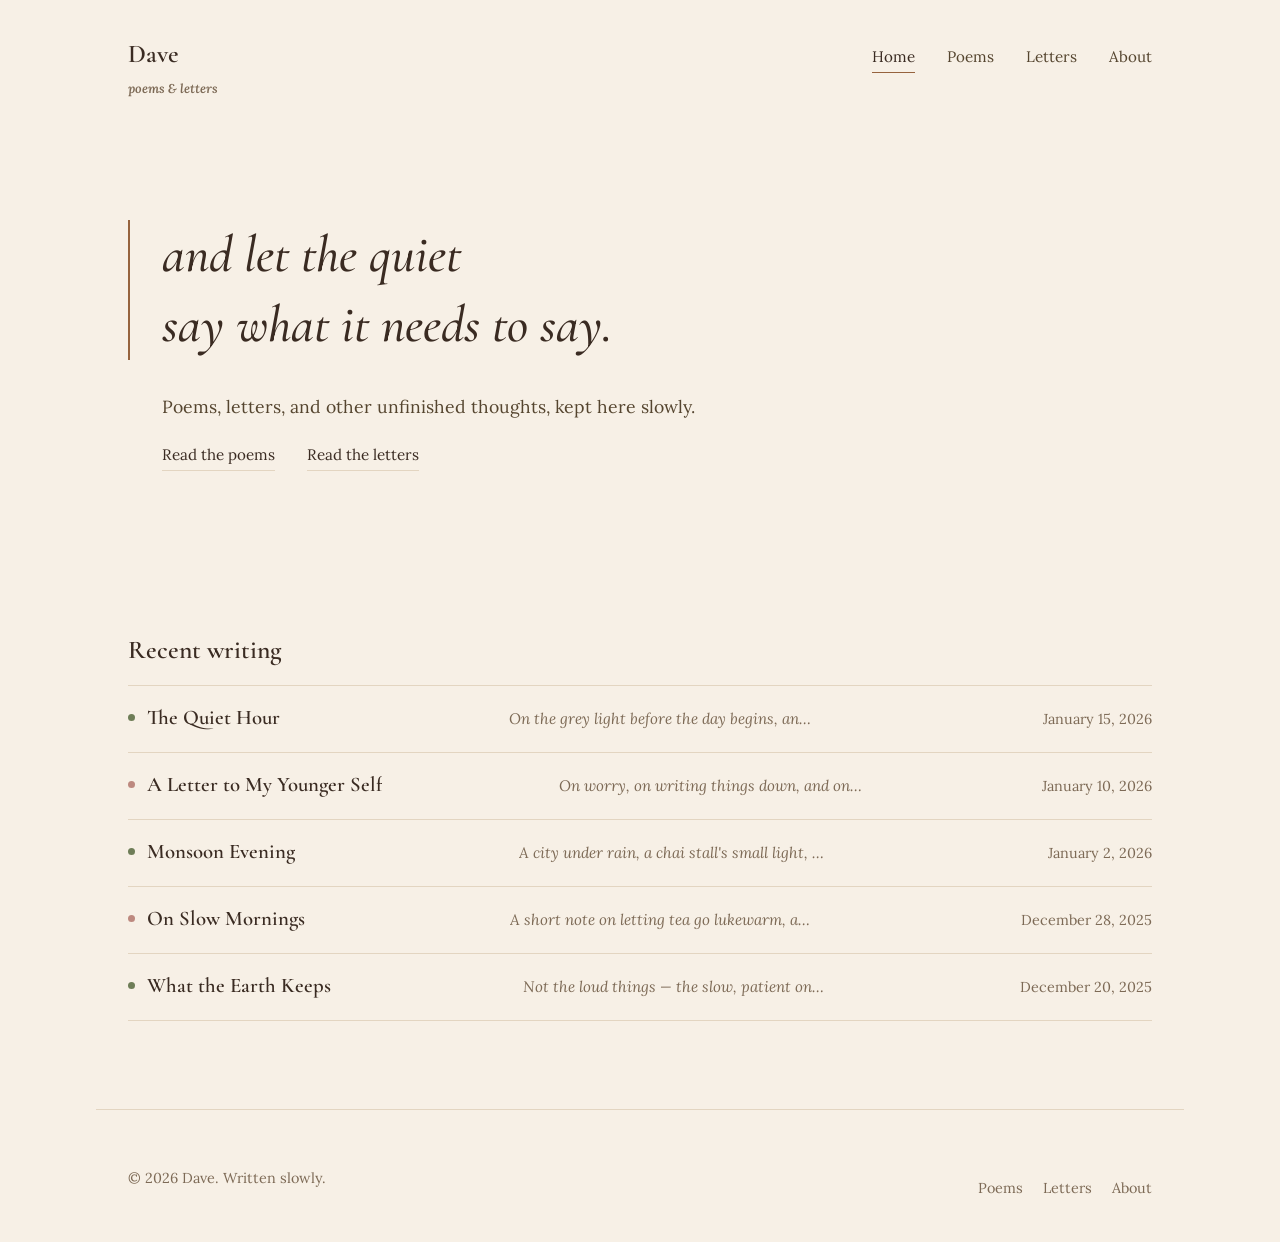
<file: index_1.html>
<!DOCTYPE html>
<html lang="en">
<head>
<meta charset="UTF-8">
<meta name="viewport" content="width=device-width, initial-scale=1.0">
<title>Dave — Poems &amp; Letters</title>
<meta name="description" content="A quiet collection of poems, letters, and personal writing by Dave.">
<link rel="icon" type="image/svg+xml" href="data:image/svg+xml,%3Csvg%20xmlns%3D%27http%3A//www.w3.org/2000/svg%27%20viewBox%3D%270%200%2064%2064%27%3E%3Crect%20width%3D%2764%27%20height%3D%2764%27%20rx%3D%2714%27%20fill%3D%27%23F7F0E6%27/%3E%3Ctext%20x%3D%2731%27%20y%3D%2745%27%20font-family%3D%27Georgia%2C%20Times%20New%20Roman%2C%20serif%27%20font-size%3D%2736%27%20font-style%3D%27italic%27%20text-anchor%3D%27middle%27%20fill%3D%27%2396633E%27%3Ed%3C/text%3E%3C/svg%3E">
<link rel="preconnect" href="https://fonts.googleapis.com">
<link rel="preconnect" href="https://fonts.gstatic.com" crossorigin>
<link href="https://fonts.googleapis.com/css2?family=Cormorant+Garamond:ital,wght@0,500;0,600;1,500;1,600&family=Lora:ital,wght@0,400;0,500;1,400&display=swap" rel="stylesheet">
<style>
/*
  Design tokens.
  Colour carries meaning here, not just decoration:
    moss  -> poems
    rose  -> letters
    clay  -> shared accent (links, focus, buttons)
*/

:root {
  /* Base neutrals — warm paper, not pure white or black */
  --color-ink: #3a2b22;
  --color-ink-soft: #55452f;
  --color-paper: #f7f0e6;
  --color-paper-dim: #efe3d1;
  --color-muted: #7d6a56;

  /* Poems */
  --color-moss: #6e7d57;
  --color-moss-tint: #dee3ce;
  --color-moss-deep: #4c5a3a;

  /* Letters */
  --color-rose: #bd897f;
  --color-rose-tint: #ecdad4;
  --color-rose-deep: #97584d;

  /* Shared accent */
  --color-clay: #96633e;
  --color-clay-deep: #7a4f30;

  --color-border: #e3d5c1;

  /* Type */
  --font-display: 'Cormorant Garamond', 'Iowan Old Style', Georgia, serif;
  --font-body: 'Lora', Georgia, serif;

  /* Spacing scale */
  --space-3xs: 0.25rem;
  --space-2xs: 0.5rem;
  --space-xs: 0.75rem;
  --space-sm: 1.25rem;
  --space-md: 2rem;
  --space-lg: 3.5rem;
  --space-xl: 5.5rem;
  --space-2xl: 8rem;

  /* Layout */
  --measure-poem: 34rem;
  --measure-prose: 40rem;
  --width-wide: 68rem;

  /* Motion */
  --ease-quiet: cubic-bezier(0.22, 0.61, 0.36, 1);
  --duration-slow: 900ms;
  --duration-medium: 450ms;
  --duration-fast: 200ms;
}

/*
  Motion is spent in one place: the home page hero, on first load.
  Everywhere else is still, and interaction feedback (hover/focus)
  is instant or near-instant rather than decorative.
*/

@keyframes riseIn {
  from {
    opacity: 0;
    transform: translateY(14px);
  }
  to {
    opacity: 1;
    transform: translateY(0);
  }
}

.hero-line {
  opacity: 0;
  animation: riseIn var(--duration-slow) var(--ease-quiet) forwards;
  animation-delay: 150ms;
}

.hero-sub {
  opacity: 0;
  animation: riseIn var(--duration-slow) var(--ease-quiet) forwards;
  animation-delay: 550ms;
}

.hero-links {
  opacity: 0;
  animation: riseIn var(--duration-slow) var(--ease-quiet) forwards;
  animation-delay: 800ms;
}

@media (prefers-reduced-motion: reduce) {
  .hero-line,
  .hero-sub,
  .hero-links {
    animation: none;
    opacity: 1;
    transform: none;
  }
  html {
    scroll-behavior: auto;
  }
}

/* ---------------------------------- */
/* Reset & base                       */
/* ---------------------------------- */

*,
*::before,
*::after {
  box-sizing: border-box;
}

html {
  scroll-behavior: smooth;
}

body {
  margin: 0;
  background: var(--color-paper);
  color: var(--color-ink);
  font-family: var(--font-body);
  font-size: 1.0625rem;
  line-height: 1.7;
  -webkit-font-smoothing: antialiased;
  text-rendering: optimizeLegibility;
}

img {
  max-width: 100%;
  display: block;
}

a {
  color: inherit;
  text-decoration: none;
}

h1,
h2,
h3,
h4 {
  font-family: var(--font-display);
  font-weight: 600;
  line-height: 1.2;
  margin: 0 0 var(--space-sm);
  color: var(--color-ink);
}

p {
  margin: 0 0 var(--space-sm);
}

:focus-visible {
  outline: 2px solid var(--color-clay);
  outline-offset: 3px;
}

::selection {
  background: var(--color-moss-tint);
}

/* ---------------------------------- */
/* Layout helpers                     */
/* ---------------------------------- */

.container {
  width: 100%;
  max-width: var(--width-wide);
  margin: 0 auto;
  padding: 0 var(--space-md);
}

.prose {
  width: 100%;
  max-width: var(--measure-prose);
  margin: 0 auto;
  padding: 0 var(--space-md);
}

.poem-measure {
  max-width: var(--measure-poem);
}

main {
  display: block;
  min-height: 60vh;
}

/* ---------------------------------- */
/* Header                             */
/* ---------------------------------- */

.site-header {
  display: flex;
  align-items: baseline;
  justify-content: space-between;
  flex-wrap: wrap;
  gap: var(--space-sm);
  max-width: var(--width-wide);
  margin: 0 auto;
  padding: var(--space-md);
}

.wordmark {
  font-family: var(--font-display);
  font-size: 1.6rem;
  font-weight: 600;
  color: var(--color-ink);
  white-space: nowrap;
}

.wordmark span {
  display: block;
  font-family: var(--font-body);
  font-size: 0.8rem;
  font-style: italic;
  color: var(--color-muted);
  margin-top: 0.15rem;
}

.site-nav {
  display: flex;
  gap: var(--space-md);
  flex-wrap: wrap;
}

.site-nav a {
  position: relative;
  font-size: 0.95rem;
  color: var(--color-ink-soft);
  padding-bottom: 3px;
}

.site-nav a::after {
  content: '';
  position: absolute;
  left: 0;
  right: 100%;
  bottom: 0;
  height: 1px;
  background: var(--color-clay);
  transition: right var(--duration-medium) var(--ease-quiet);
}

.site-nav a:hover::after,
.site-nav a.active::after {
  right: 0;
}

.site-nav a.active {
  color: var(--color-ink);
}

/* ---------------------------------- */
/* Home hero                          */
/* ---------------------------------- */

.hero {
  max-width: var(--width-wide);
  margin: 0 auto;
  padding: var(--space-xl) var(--space-md) var(--space-lg);
}

.hero-line {
  font-family: var(--font-display);
  font-style: italic;
  font-weight: 500;
  font-size: clamp(1.9rem, 5vw, 3.25rem);
  line-height: 1.35;
  max-width: 26ch;
  color: var(--color-ink);
  padding-left: var(--space-md);
  border-left: 2px solid var(--color-clay);
  margin-bottom: var(--space-md);
}

.hero-sub {
  max-width: var(--measure-prose);
  color: var(--color-ink-soft);
  font-size: 1.1rem;
  margin-left: calc(var(--space-md) + 2px);
}

.hero-links {
  display: flex;
  gap: var(--space-md);
  margin-left: calc(var(--space-md) + 2px);
  margin-top: var(--space-sm);
  flex-wrap: wrap;
}

.hero-links a {
  font-size: 0.95rem;
  border-bottom: 1px solid var(--color-border);
  padding-bottom: 2px;
}

.hero-links a:hover {
  border-color: var(--color-clay);
  color: var(--color-clay-deep);
}

/* ---------------------------------- */
/* Section headings                   */
/* ---------------------------------- */

.section-heading {
  max-width: var(--width-wide);
  margin: 0 auto;
  padding: 0 var(--space-md);
  display: flex;
  align-items: baseline;
  justify-content: space-between;
  gap: var(--space-sm);
  margin-top: var(--space-xl);
  margin-bottom: var(--space-sm);
  flex-wrap: wrap;
}

.section-heading h2 {
  font-size: 1.6rem;
  margin: 0;
}

.section-heading .section-note {
  color: var(--color-muted);
  font-size: 0.95rem;
  font-style: italic;
}

.page-title {
  max-width: var(--width-wide);
  margin: 0 auto;
  padding: var(--space-lg) var(--space-md) 0;
}

.page-title h1 {
  font-size: clamp(2rem, 4vw, 2.75rem);
}

.page-title .page-note {
  color: var(--color-muted);
  font-style: italic;
  font-size: 1.05rem;
  margin-top: -0.5rem;
}

/* ---------------------------------- */
/* Editorial list (poems / letters)   */
/* ---------------------------------- */

.post-list {
  max-width: var(--width-wide);
  margin: 0 auto;
  padding: 0 var(--space-md) var(--space-xl);
  list-style: none;
}

.post-row {
  border-bottom: 1px solid var(--color-border);
}

.post-row:first-child {
  border-top: 1px solid var(--color-border);
}

.post-row a {
  display: flex;
  align-items: baseline;
  justify-content: space-between;
  gap: var(--space-md);
  padding: var(--space-sm) 0;
}

.post-row .post-row-main {
  display: flex;
  align-items: baseline;
  gap: var(--space-xs);
  min-width: 0;
}

.post-row .kind-mark {
  flex: none;
  width: 7px;
  height: 7px;
  border-radius: 50%;
  background: var(--color-clay);
  transform: translateY(-3px);
}

.post-row.is-poem .kind-mark {
  background: var(--color-moss);
}

.post-row.is-letter .kind-mark {
  background: var(--color-rose);
}

.post-row h3 {
  font-size: 1.3rem;
  margin: 0;
  transition: color var(--duration-fast) var(--ease-quiet);
  white-space: nowrap;
  overflow: hidden;
  text-overflow: ellipsis;
}

.post-row .excerpt {
  display: none;
  color: var(--color-muted);
  font-size: 0.95rem;
  font-style: italic;
  margin: 0;
  overflow: hidden;
  text-overflow: ellipsis;
  white-space: nowrap;
}

.post-row .post-date {
  flex: none;
  color: var(--color-muted);
  font-size: 0.9rem;
  white-space: nowrap;
}

.post-row.is-poem:hover h3 {
  color: var(--color-moss-deep);
}

.post-row.is-letter:hover h3 {
  color: var(--color-rose-deep);
}

.empty-note {
  max-width: var(--width-wide);
  margin: 0 auto;
  padding: var(--space-md);
  color: var(--color-muted);
  font-style: italic;
}

/* ---------------------------------- */
/* Individual post page                */
/* ---------------------------------- */

.post-header {
  max-width: var(--measure-prose);
  margin: 0 auto;
  padding: var(--space-lg) var(--space-md) 0;
}

.back-link {
  display: inline-block;
  font-size: 0.9rem;
  color: var(--color-muted);
  margin-bottom: var(--space-md);
  border-bottom: 1px solid transparent;
}

.back-link:hover {
  color: var(--color-clay-deep);
  border-color: var(--color-clay-deep);
}

.post-header h1 {
  font-size: clamp(1.9rem, 4vw, 2.6rem);
}

.post-date {
  color: var(--color-muted);
  font-size: 0.95rem;
  margin-bottom: 0;
}

.post-body {
  max-width: var(--measure-prose);
  margin: 0 auto;
  padding: var(--space-md) var(--space-md) var(--space-2xl);
  font-size: 1.15rem;
}

.post-body.type-poem {
  max-width: var(--measure-poem);
}

.post-body.type-poem p.stanza {
  margin-bottom: var(--space-md);
}

.post-body.type-letter p {
  margin-bottom: var(--space-sm);
}

.post-body em {
  font-style: italic;
}

.post-body strong {
  font-weight: 600;
}

.post-footer-nav {
  max-width: var(--measure-prose);
  margin: 0 auto;
  padding: 0 var(--space-md) var(--space-2xl);
}

/* ---------------------------------- */
/* About page                          */
/* ---------------------------------- */

.about-layout {
  max-width: var(--width-wide);
  margin: 0 auto;
  padding: var(--space-lg) var(--space-md) var(--space-2xl);
  display: grid;
  grid-template-columns: 280px 1fr;
  gap: var(--space-xl);
  align-items: start;
}

.about-photo {
  width: 100%;
  aspect-ratio: 3 / 4;
  object-fit: cover;
  border: 1px solid var(--color-border);
}

.about-text {
  max-width: var(--measure-prose);
  font-size: 1.1rem;
}

.about-text h1 {
  margin-bottom: var(--space-md);
}

/* ---------------------------------- */
/* Footer                              */
/* ---------------------------------- */

.site-footer {
  max-width: var(--width-wide);
  margin: 0 auto;
  padding: var(--space-lg) var(--space-md) var(--space-md);
  border-top: 1px solid var(--color-border);
  display: flex;
  align-items: center;
  justify-content: space-between;
  flex-wrap: wrap;
  gap: var(--space-sm);
  color: var(--color-muted);
  font-size: 0.9rem;
}

.site-footer nav {
  display: flex;
  gap: var(--space-sm);
}

.site-footer a:hover {
  color: var(--color-clay-deep);
}

/* ---------------------------------- */
/* Responsive                          */
/* ---------------------------------- */

@media (max-width: 640px) {
  .about-layout {
    grid-template-columns: 1fr;
  }

  .about-photo {
    max-width: 220px;
    aspect-ratio: 3 / 4;
  }

  .post-row .excerpt {
    display: none;
  }

  .post-row a {
    flex-direction: column;
    align-items: flex-start;
    gap: var(--space-3xs);
  }

  .post-row h3 {
    white-space: normal;
    overflow: visible;
    text-overflow: unset;
  }

  .hero-line {
    padding-left: var(--space-sm);
  }

  .hero-sub,
  .hero-links {
    margin-left: calc(var(--space-sm) + 2px);
  }
}

@media (min-width: 780px) {
  .post-row .excerpt {
    display: block;
    max-width: 34ch;
  }
}
</style>
</head>
<body>
  <header class="site-header">
    <a href="#/" class="wordmark">Dave<span>poems &amp; letters</span></a>
    <nav class="site-nav">
      <a href="#/" data-route="home">Home</a>
      <a href="#/poems" data-route="poems">Poems</a>
      <a href="#/letters" data-route="letters">Letters</a>
      <a href="#/about" data-route="about">About</a>
    </nav>
  </header>

  <main id="app"></main>

  <footer class="site-footer">
    <p>&copy; <span id="year"></span> Dave. Written slowly.</p>
    <nav>
      <a href="#/poems">Poems</a>
      <a href="#/letters">Letters</a>
      <a href="#/about">About</a>
    </nav>
  </footer>

<script>
/* ============================================================
   Content
   Add a new poem or letter by copying an object below and
   editing title / date / excerpt / body. "slug" becomes the URL
   (#/poem/your-slug) so keep it short, lowercase, and hyphenated.
   Within "body": a blank line starts a new stanza/paragraph.
   ============================================================ */

const poems = [
  {
    "slug": "the-quiet-hour",
    "collection": "poems",
    "title": "The Quiet Hour",
    "date": "2026-01-15",
    "excerpt": "On the grey light before the day begins, and letting it speak.",
    "body": "Before the kettle sings,\nbefore the phone begins to glow,\nthe house still holds its breath—\n\ngrey light folding\nover the windowsill,\na plant reaching\ntoward nothing in particular.\n\nI sit here unfinished,\nthe way morning always is,\nand let the quiet\nsay what it needs to say."
  },
  {
    "slug": "monsoon-evening",
    "collection": "poems",
    "title": "Monsoon Evening",
    "date": "2026-01-02",
    "excerpt": "A city under rain, a chai stall's small light, and what longing has in common with water.",
    "body": "The city exhales rain\nonto tin roofs and tired wires,\nand somewhere a chai stall\nkeeps its small orange light burning\nagainst all that grey.\n\nI watch the water\nfind every crack it was promised,\nand think: this is how longing works too—\npatient, unglamorous,\nfilling whatever it's given."
  },
  {
    "slug": "what-the-earth-keeps",
    "collection": "poems",
    "title": "What the Earth Keeps",
    "date": "2025-12-20",
    "excerpt": "Not the loud things — the slow, patient ones a hillside quietly depends on.",
    "body": "Not the loud things—\nnot thunder, not the felled tree's crash.\n\nThe earth keeps\nthe slow things:\na seed's decision to open,\nthe memory of rivers\nin a dry bed,\nroots holding a hillside together\nwithout ever being thanked.\n\nI want to be kept like that—\nquietly necessary,\nuseful in the dark."
  }
];

const letters = [
  {
    "slug": "a-letter-to-my-younger-self",
    "collection": "letters",
    "title": "A Letter to My Younger Self",
    "date": "2026-01-10",
    "excerpt": "On worry, on writing things down, and on being a little kinder to who you were.",
    "body": "Dear younger me,\n\nYou're going to worry about things that quietly resolve themselves, and a few that don't — and you'll survive both kinds. I wish I could tell you which is which, but honestly, not knowing is most of the point.\n\nWrite more of this down. Not because it'll be good, but because you'll want to remember what today felt like from the inside, and memory is a terrible editor.\n\nBe a little kinder to the version of yourself that's still figuring it out. He's doing better than he thinks.\n\nWith more patience than I started with,\nDave"
  },
  {
    "slug": "on-slow-mornings",
    "collection": "letters",
    "title": "On Slow Mornings",
    "date": "2025-12-28",
    "excerpt": "A short note on letting tea go lukewarm, and where the writing actually comes from.",
    "body": "Dear reader,\n\nI don't have news, exactly — just a small observation. Lately I've been letting mornings take longer than they need to: tea going lukewarm, a window left open a little too long, no particular hurry to arrive anywhere.\n\nI used to think slowness was wasted time. Now I think it's where most of what I write actually comes from — not the busy hours, but the ones I almost forget to mention.\n\nI hope you find a few slow minutes today, too.\n\nWarmly,\nDave"
  }
];

const PROFILE_PHOTO = "[data-uri]";

/* ============================================================
   Small content helpers
   ============================================================ */

function escapeHtml(str) {
  return str
    .replace(/&/g, '&amp;')
    .replace(/</g, '&lt;')
    .replace(/>/g, '&gt;');
}

function applyEmphasis(escapedLine) {
  return escapedLine
    .replace(/\*\*(.+?)\*\*/g, '<strong>$1</strong>')
    .replace(/\*(.+?)\*/g, '<em>$1</em>');
}

// Poems: every line break matters. Blank lines separate stanzas.
function renderPoemBody(content) {
  return content
    .split(/\n\s*\n/)
    .map((stanza) => {
      const lines = stanza.split('\n').map((line) => applyEmphasis(escapeHtml(line.trim())));
      return `<p class="stanza">${lines.join('<br>')}</p>`;
    })
    .join('');
}

// Letters: ordinary prose. Blank lines start a new paragraph.
function renderLetterBody(content) {
  return content
    .split(/\n\s*\n/)
    .map((para) => {
      const joined = para.split('\n').map((line) => line.trim()).join(' ');
      return `<p>${applyEmphasis(escapeHtml(joined))}</p>`;
    })
    .join('');
}

function formatDate(dateStr) {
  const d = new Date(`${dateStr}T00:00:00`);
  if (Number.isNaN(d.getTime())) return dateStr;
  return d.toLocaleDateString('en-US', { year: 'numeric', month: 'long', day: 'numeric' });
}

function findPost(collection, slug) {
  const list = collection === 'poems' ? poems : letters;
  return list.find((p) => p.slug === slug);
}

function postHref(post) {
  return post.collection === 'poems' ? `#/poem/${post.slug}` : `#/letter/${post.slug}`;
}

function postRowHtml(post) {
  const kindClass = post.collection === 'poems' ? 'is-poem' : 'is-letter';
  return `
    <li class="post-row ${kindClass}">
      <a href="${postHref(post)}">
        <span class="post-row-main">
          <span class="kind-mark" aria-hidden="true"></span>
          <h3>${escapeHtml(post.title)}</h3>
        </span>
        <span class="excerpt">${escapeHtml(post.excerpt)}</span>
        <span class="post-date">${formatDate(post.date)}</span>
      </a>
    </li>
  `;
}

/* ============================================================
   Page renderers — each returns an HTML string for #app
   ============================================================ */

function renderHome() {
  const recent = [...poems, ...letters].sort((a, b) => (a.date < b.date ? 1 : -1)).slice(0, 5);
  const rows = recent.length
    ? recent.map(postRowHtml).join('')
    : '<p class="empty-note">Nothing published yet.</p>';

  return `
    <section class="hero">
      <p class="hero-line">and let the quiet<br>say what it needs to say.</p>
      <p class="hero-sub">Poems, letters, and other unfinished thoughts, kept here slowly.</p>
      <p class="hero-links">
        <a href="#/poems">Read the poems</a>
        <a href="#/letters">Read the letters</a>
      </p>
    </section>
    <div class="section-heading"><h2>Recent writing</h2></div>
    <ul class="post-list">${rows}</ul>
  `;
}

function renderListing(collection) {
  const items = collection === 'poems' ? poems : letters;
  const sorted = [...items].sort((a, b) => (a.date < b.date ? 1 : -1));
  const title = collection === 'poems' ? 'Poems' : 'Letters';
  const note =
    collection === 'poems'
      ? 'Verse, mostly written in the in-between hours.'
      : 'Notes written to someone in particular, and sometimes to no one.';
  const emptyMsg =
    collection === 'poems'
      ? 'No poems published yet \u2014 add one to the poems array.'
      : 'No letters published yet \u2014 add one to the letters array.';
  const rows = sorted.length ? sorted.map(postRowHtml).join('') : `<p class="empty-note">${emptyMsg}</p>`;

  return `
    <div class="page-title"><h1>${title}</h1><p class="page-note">${note}</p></div>
    <ul class="post-list">${rows}</ul>
  `;
}

function renderAbout() {
  return `
    <div class="about-layout">
      <img class="about-photo" src="${PROFILE_PHOTO}" alt="A photo of Dave" width="675" height="900">
      <div class="about-text">
        <h1>About</h1>
        <p>I'm Dave \u2014 I write in the hour before the rest of the day gets loud. Poems,
        mostly, though sometimes a letter arrives that doesn't quite fit anywhere else.</p>
        <p>I started keeping this page because I wanted a quiet place to put things
        down \u2014 not exactly to publish, just to keep. If a line here means something
        to you, I'm glad it found you.</p>
        <p>Thank you for reading slowly.</p>
      </div>
    </div>
  `;
}

function renderPost(collection, slug) {
  const backHref = collection === 'poems' ? '#/poems' : '#/letters';
  const backLabel = collection === 'poems' ? 'Poems' : 'Letters';
  const backLink = `<a class="back-link" href="${backHref}">&larr; Back to ${backLabel}</a>`;
  const post = findPost(collection, slug);

  if (!post) {
    document.title = 'Not found \u2014 Dave';
    return `<div class="post-header">${backLink}<p class="empty-note">This piece couldn\u2019t be found.</p></div>`;
  }

  document.title = `${post.title} \u2014 Dave`;
  const typeClass = collection === 'poems' ? 'type-poem' : 'type-letter';
  const bodyHtml = collection === 'poems' ? renderPoemBody(post.body) : renderLetterBody(post.body);

  return `
    <div class="post-header">
      ${backLink}
      <h1>${escapeHtml(post.title)}</h1>
      <p class="post-date">${formatDate(post.date)}</p>
    </div>
    <div class="post-body ${typeClass}">${bodyHtml}</div>
    <div class="post-footer-nav">${backLink}</div>
  `;
}

function renderNotFound() {
  return '<div class="post-header"><p class="empty-note">Page not found.</p></div>';
}

/* ============================================================
   Router — hash-based, so this works from a plain double-clicked
   file with no server. #/, #/poems, #/letters, #/about,
   #/poem/<slug>, #/letter/<slug>
   ============================================================ */

function router() {
  const hash = location.hash.replace(/^#\/?/, '');
  const parts = hash.split('/').filter(Boolean);
  const app = document.getElementById('app');
  let activeRoute = 'home';

  if (parts.length === 0) {
    app.innerHTML = renderHome();
    document.title = 'Dave \u2014 Poems & Letters';
    activeRoute = 'home';
  } else if (parts[0] === 'poems') {
    app.innerHTML = renderListing('poems');
    document.title = 'Poems \u2014 Dave';
    activeRoute = 'poems';
  } else if (parts[0] === 'letters') {
    app.innerHTML = renderListing('letters');
    document.title = 'Letters \u2014 Dave';
    activeRoute = 'letters';
  } else if (parts[0] === 'about') {
    app.innerHTML = renderAbout();
    document.title = 'About \u2014 Dave';
    activeRoute = 'about';
  } else if (parts[0] === 'poem' && parts[1]) {
    app.innerHTML = renderPost('poems', decodeURIComponent(parts[1]));
    activeRoute = 'poems';
  } else if (parts[0] === 'letter' && parts[1]) {
    app.innerHTML = renderPost('letters', decodeURIComponent(parts[1]));
    activeRoute = 'letters';
  } else {
    app.innerHTML = renderNotFound();
    activeRoute = '';
  }

  document.querySelectorAll('.site-nav a[data-route]').forEach((a) => {
    a.classList.toggle('active', a.dataset.route === activeRoute);
  });
  window.scrollTo(0, 0);
}

window.addEventListener('hashchange', router);
window.addEventListener('DOMContentLoaded', () => {
  const yearEl = document.getElementById('year');
  if (yearEl) yearEl.textContent = new Date().getFullYear();
  router();
});

</script>
</body>
</html>
</file>
